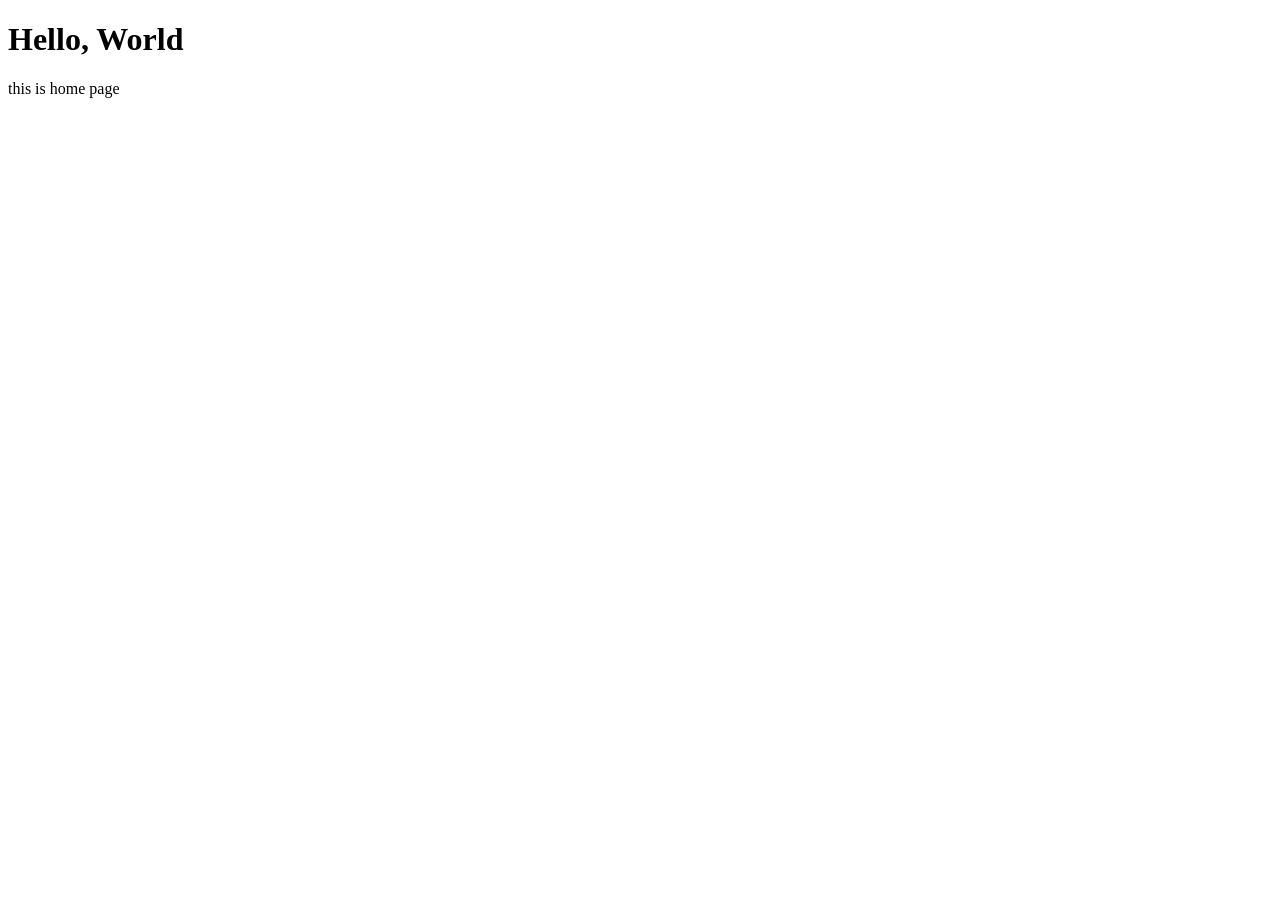
<file: index.html>
<!DOCTYPE html>
<html lang="en">
<head>
    <meta charset="UTF-8">
    <meta name="viewport" content="width=device-width, initial-scale=1.0">
    <title>Document</title>
</head>
<body>
    <h1>Hello, World</h1>
    <p>this is home page</p>
</body>
</html>
</file>
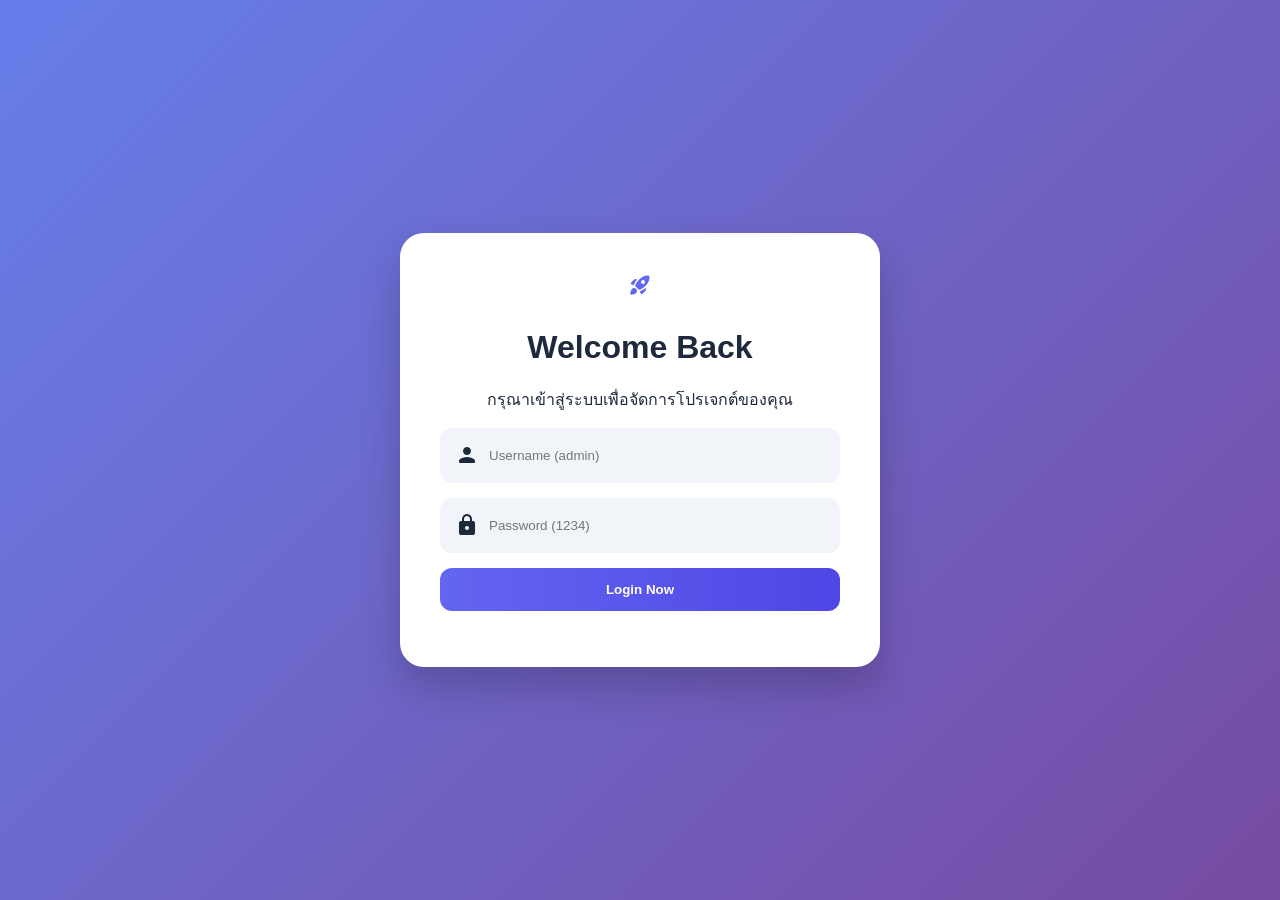
<file: web/index.html>
<!DOCTYPE html>
<html lang="th">

<head>
    <meta charset="UTF-8">
    <meta name="viewport" content="width=device-width, initial-scale=1.0">
    <title>Pro-Dash | Premium Management</title>
    <link rel="stylesheet" href="style.css">
    <link href="https://fonts.googleapis.com/icon?family=Material+Icons+Round" rel="stylesheet">
</head>

<body>

    <div id="login-page" class="page-overlay">
        <div class="login-card">
            <div class="login-header">
                <span class="material-icons-round logo-icon">rocket_launch</span>
                <h1>Welcome Back</h1>
                <p>กรุณาเข้าสู่ระบบเพื่อจัดการโปรเจกต์ของคุณ</p>
            </div>
            <form id="loginForm">
                <div class="input-field">
                    <span class="material-icons-round">person</span>
                    <input type="text" id="username" placeholder="Username (admin)" required>
                </div>
                <div class="input-field">
                    <span class="material-icons-round">lock</span>
                    <input type="password" id="password" placeholder="Password (1234)" required>
                </div>
                <button type="submit" class="btn-gradient">Login Now</button>
                <p id="error-msg" class="error-text"></p>
            </form>
        </div>
    </div>

    <div id="dashboard-page" class="dashboard-wrapper hidden">
        <aside class="sidebar">
            <div class="sidebar-brand">
                <span class="material-icons-round">rocket_launch</span>
                <span>ProDash</span>
            </div>
            <nav>
                <a href="#" class="active"><span class="material-icons-round">dashboard</span> Overview</a>
                <a href="#"><span class="material-icons-round">analytics</span> Analytics</a>
                <a href="#"><span class="material-icons-round">people</span> Customers</a>
                <a href="#"><span class="material-icons-round">settings</span> Settings</a>
            </nav>
            <button id="logoutBtn" class="logout-link">
                <span class="material-icons-round">logout</span> Logout
            </button>
        </aside>

        <main class="main-content">
            <header class="top-bar">
                <h2>Overview Dashboard</h2>
                <div class="user-profile">
                    <span>Admin User</span>
                    <div class="avatar"></div>
                </div>
            </header>

            <section class="stats-container">
                <div class="stat-card">
                    <div class="stat-icon purple"><span class="material-icons-round">shopping_cart</span></div>
                    <div class="stat-info">
                        <h3>$24,500</h3>
                        <p>Total Revenue</p>
                    </div>
                </div>
                <div class="stat-card">
                    <div class="stat-icon blue"><span class="material-icons-round">trending_up</span></div>
                    <div class="stat-info">
                        <h3>1,420</h3>
                        <p>Sales Today</p>
                    </div>
                </div>
                <div class="stat-card">
                    <div class="stat-icon green"><span class="material-icons-round">group_add</span></div>
                    <div class="stat-info">
                        <h3>+12%</h3>
                        <p>New Growth</p>
                    </div>
                </div>
            </section>
        </main>
    </div>

    <script src="script.js"></script>
</body>

</html>
</file>
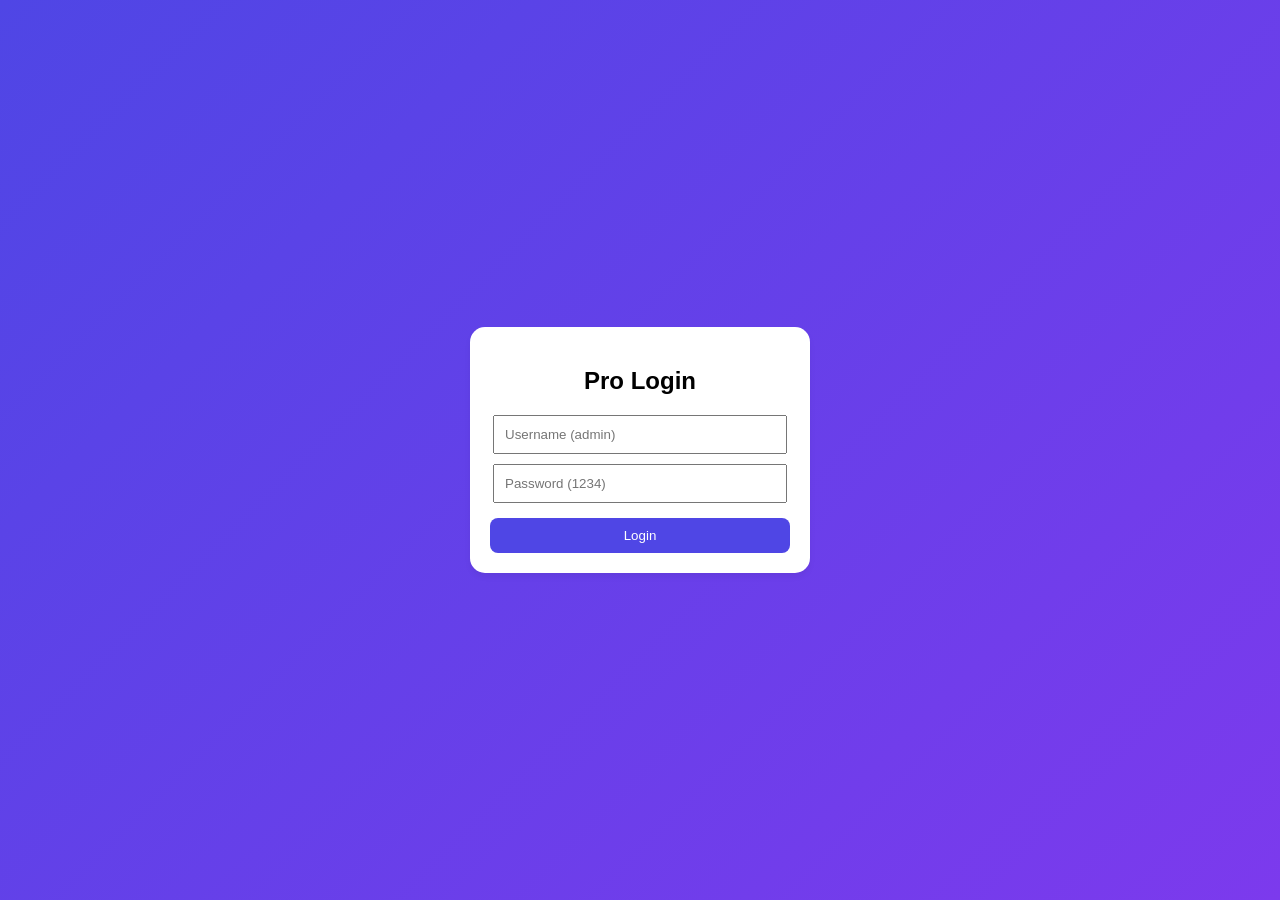
<file: web1/index.html>
<!DOCTYPE html>
<html lang="th">

<head>
    <meta charset="UTF-8">
    <title>Pro SPA Dashboard</title>
    <link rel="stylesheet" href="style.css">
    <link href="https://fonts.googleapis.com/icon?family=Material+Icons+Round" rel="stylesheet">
</head>

<body>
    <div id="app"></div>
    <script src="script.js"></script>
</body>

</html>
</file>
<file: web/style.css>
:root {
    --primary: #6366f1;
    --primary-dark: #4f46e5;
    --bg-main: #f8fafc;
    --text-dark: #1e293b;
    --text-light: #64748b;
    --white: #ffffff;
}

body {
    margin: 0;
    font-family: 'Inter', sans-serif;
    background: var(--bg-main);
    color: var(--text-dark);
}

.hidden {
    display: none !important;
}

/* --- Login Page --- */
.page-overlay {
    height: 100vh;
    display: flex;
    justify-content: center;
    align-items: center;
    background: linear-gradient(135deg, #667eea 0%, #764ba2 100%);
}

.login-card {
    background: var(--white);
    padding: 40px;
    border-radius: 24px;
    box-shadow: 0 20px 40px rgba(0, 0, 0, 0.2);
    width: 100%;
    max-width: 400px;
    text-align: center;
}

.logo-icon {
    font-size: 50px;
    color: var(--primary);
    margin-bottom: 10px;
}

.input-field {
    background: #f1f5f9;
    border-radius: 12px;
    display: flex;
    align-items: center;
    padding: 10px 15px;
    margin-bottom: 15px;
}

.input-field input {
    background: transparent;
    border: none;
    outline: none;
    padding: 10px;
    width: 100%;
}

.btn-gradient {
    width: 100%;
    padding: 14px;
    background: linear-gradient(to right, var(--primary), var(--primary-dark));
    color: white;
    border: none;
    border-radius: 12px;
    font-weight: 600;
    cursor: pointer;
    transition: 0.3s;
}

.btn-gradient:hover {
    transform: translateY(-2px);
    box-shadow: 0 5px 15px rgba(99, 102, 241, 0.4);
}

/* --- Dashboard Layout --- */
.dashboard-wrapper {
    display: flex;
    height: 100vh;
}

.sidebar {
    width: 260px;
    background: var(--white);
    padding: 30px 20px;
    display: flex;
    flex-direction: column;
    border-right: 1px solid #e2e8f0;
}

.sidebar-brand {
    display: flex;
    align-items: center;
    gap: 10px;
    font-size: 20px;
    font-weight: bold;
    margin-bottom: 40px;
    color: var(--primary);
}

.sidebar nav a {
    display: flex;
    align-items: center;
    gap: 12px;
    padding: 12px;
    text-decoration: none;
    color: var(--text-light);
    border-radius: 10px;
    margin-bottom: 5px;
}

.sidebar nav a.active {
    background: #eef2ff;
    color: var(--primary);
}

.main-content {
    flex: 1;
    padding: 40px;
    overflow-y: auto;
}

.top-bar {
    display: flex;
    justify-content: space-between;
    align-items: center;
    margin-bottom: 30px;
}

.stats-container {
    display: grid;
    grid-template-columns: repeat(auto-fit, minmax(240px, 1fr));
    gap: 25px;
}

.stat-card {
    background: var(--white);
    padding: 25px;
    border-radius: 20px;
    display: flex;
    align-items: center;
    gap: 20px;
    box-shadow: 0 4px 6px -1px rgba(0, 0, 0, 0.05);
}

.stat-icon {
    width: 50px;
    height: 50px;
    border-radius: 12px;
    display: flex;
    align-items: center;
    justify-content: center;
    color: white;
}

.purple {
    background: #8b5cf6;
}

.blue {
    background: #3b82f6;
}

.green {
    background: #10b981;
}

.logout-link {
    margin-top: auto;
    border: none;
    background: #fff1f2;
    color: #e11d48;
    padding: 12px;
    border-radius: 10px;
    cursor: pointer;
    display: flex;
    align-items: center;
    justify-content: center;
    gap: 8px;
}
</file>
<file: web1/style.css>
:root {
    --primary: #4f46e5;
    --bg: #f3f4f6;
    --white: #ffffff;
}

body {
    margin: 0;
    font-family: sans-serif;
    background: var(--bg);
}

/* สไตล์พื้นฐาน */
.card {
    background: var(--white);
    padding: 20px;
    border-radius: 15px;
    box-shadow: 0 4px 6px rgba(0, 0, 0, 0.05);
}

.hidden {
    display: none;
}

/* Login Page */
.login-screen {
    height: 100vh;
    display: flex;
    justify-content: center;
    align-items: center;
    background: linear-gradient(135deg, #4f46e5, #7c3aed);
}

/* Dashboard Layout */
.dashboard-screen {
    padding: 30px;
}

.header {
    display: flex;
    justify-content: space-between;
    align-items: center;
    margin-bottom: 30px;
}

/* Grid ระบบ Widget */
.widget-grid {
    display: grid;
    grid-template-columns: repeat(auto-fit, minmax(300px, 1fr));
    gap: 20px;
}

/* Widget: Clock */
.clock-widget {
    text-align: center;
    background: #1e293b;
    color: #38bdf8;
}

.clock-widget h1 {
    font-size: 3rem;
    margin: 10px 0;
}

/* Widget: Todo */
.todo-input-group {
    display: flex;
    gap: 10px;
    margin-bottom: 10px;
}

.todo-input-group input {
    flex: 1;
    padding: 8px;
    border-radius: 5px;
    border: 1px solid #ddd;
}

.todo-list {
    list-style: none;
    padding: 0;
    text-align: left;
}

.todo-item {
    display: flex;
    justify-content: space-between;
    padding: 8px 0;
    border-bottom: 1px solid #eee;
}

/* Button Styles */
.btn-primary {
    background: var(--primary);
    color: white;
    border: none;
    padding: 10px 20px;
    border-radius: 8px;
    cursor: pointer;
}

.btn-danger {
    background: #ef4444;
    color: white;
    border: none;
    padding: 5px 10px;
    border-radius: 5px;
    cursor: pointer;
}
</file>
